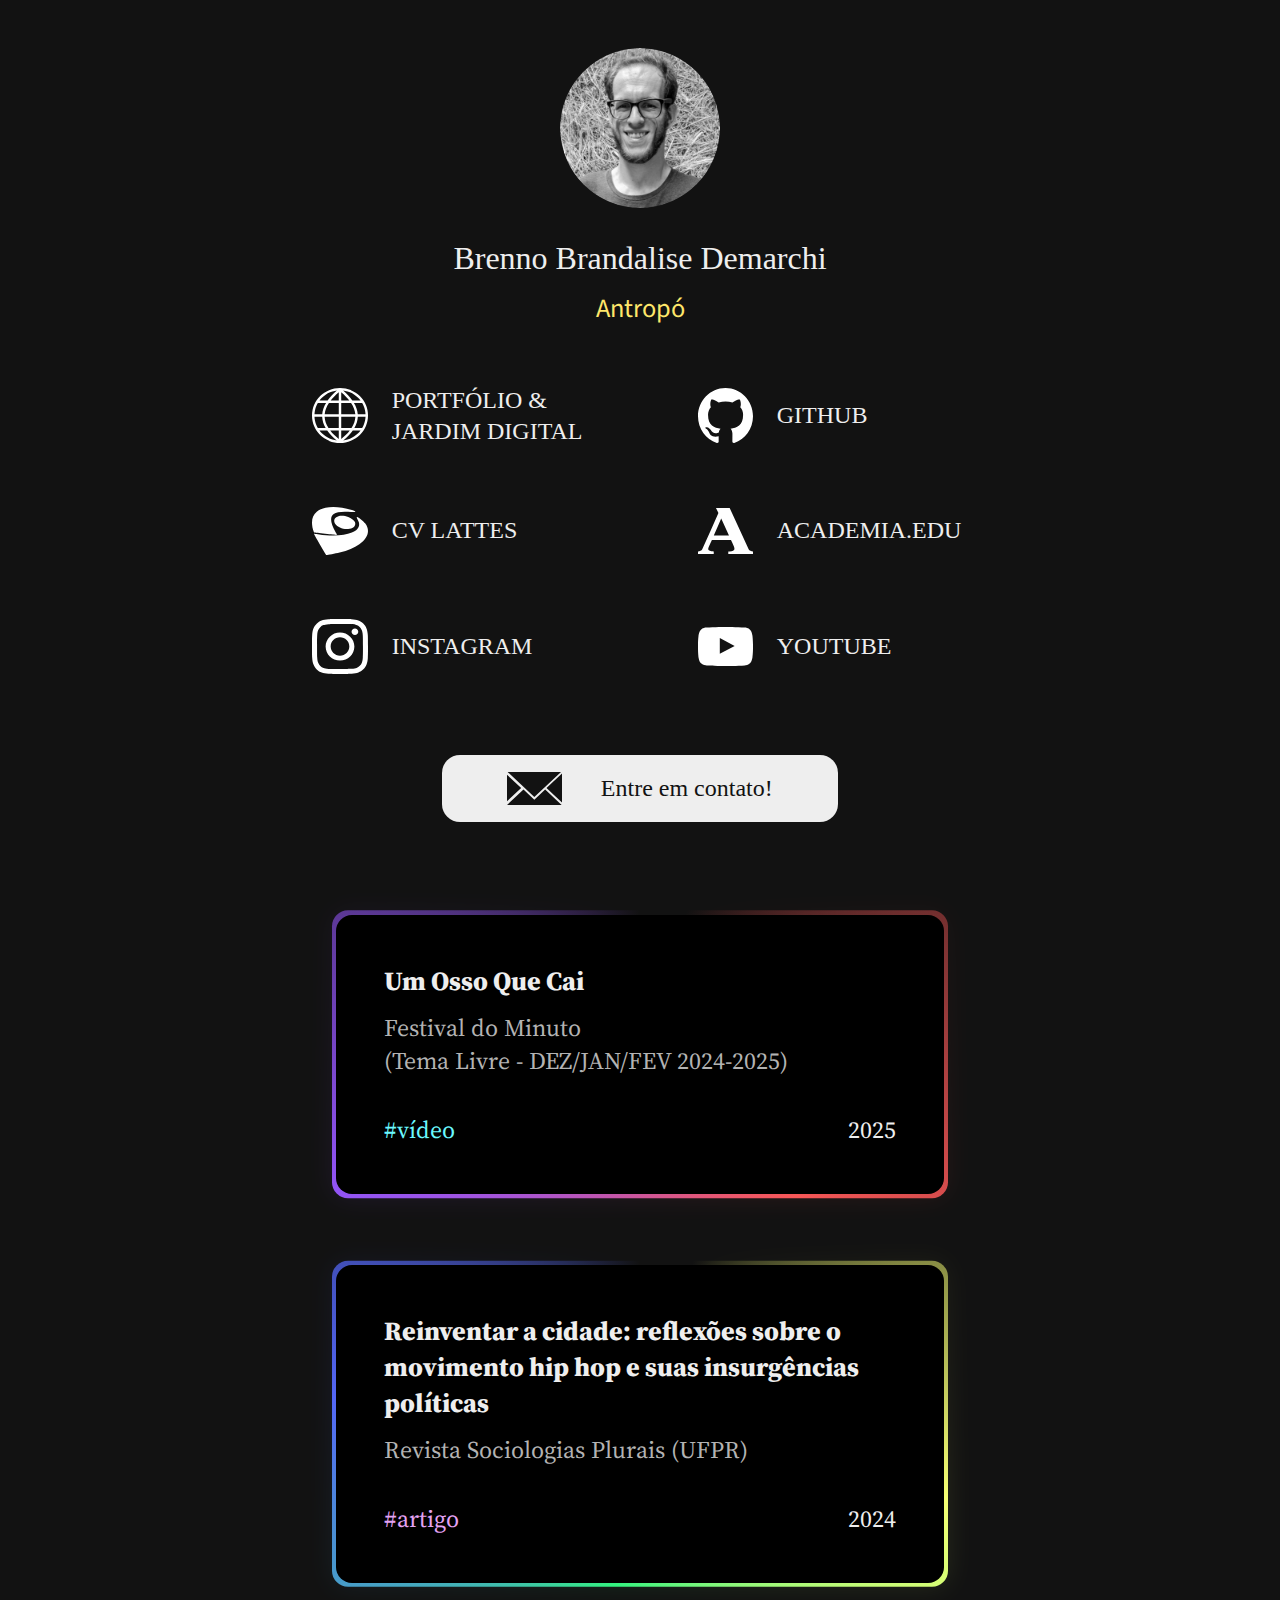
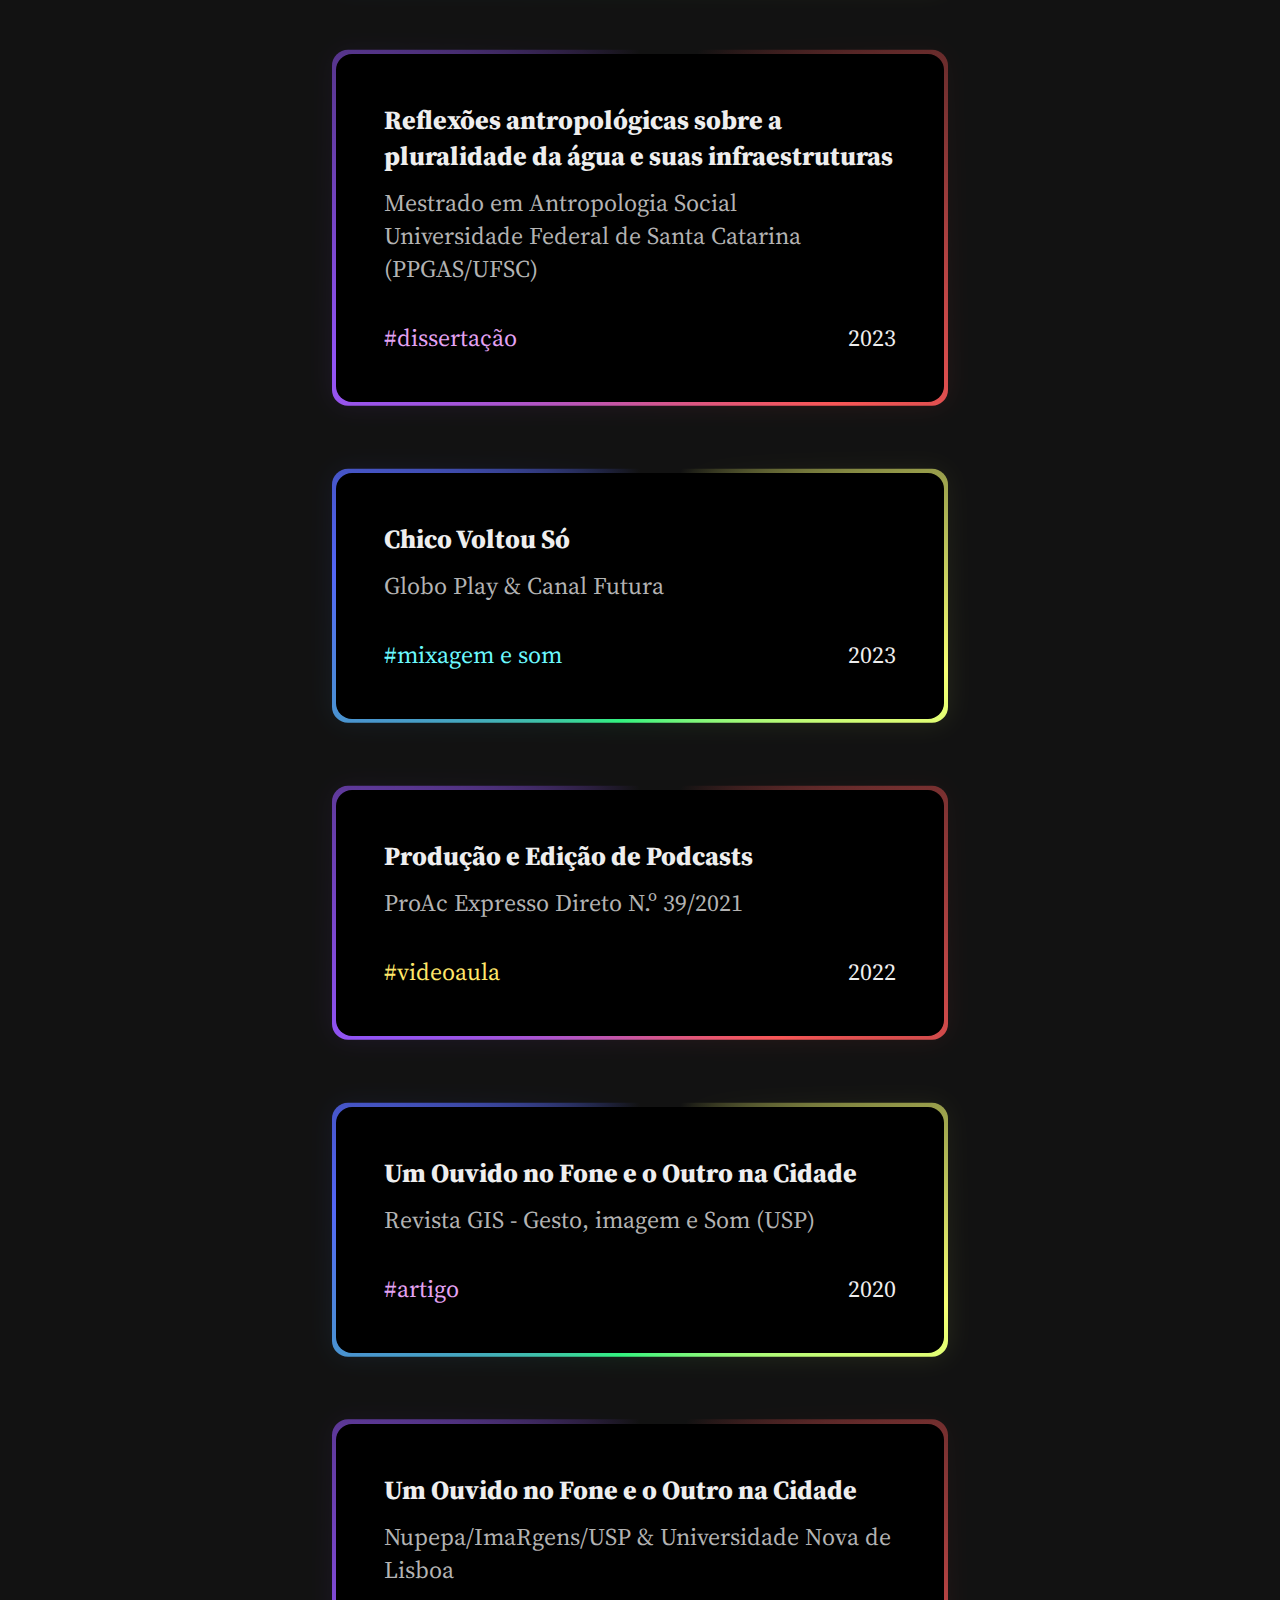
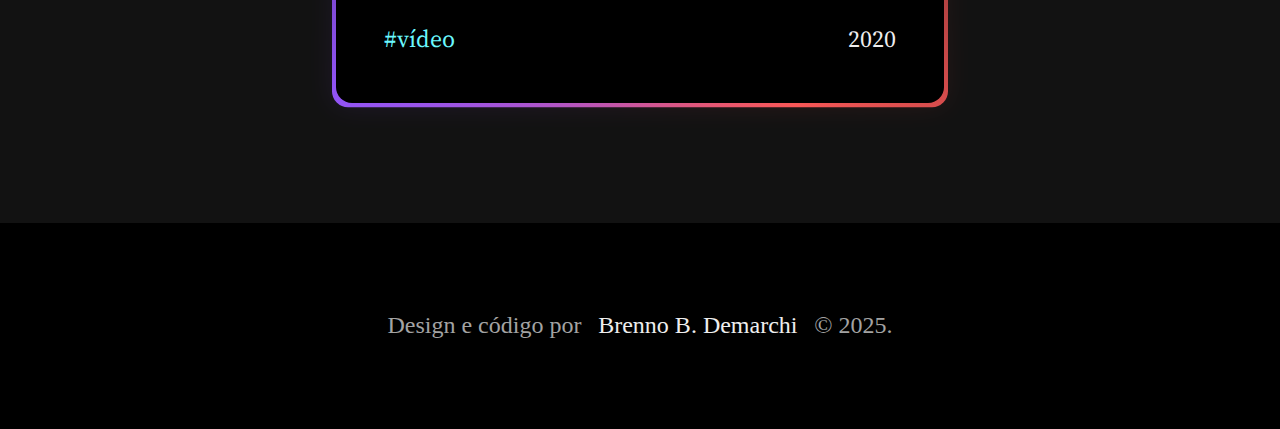
<file: index.html>
<!DOCTYPE html>
<html lang="en">
<head>
    <!-- General Meta Tags -->
    <meta charset="UTF-8">
    <meta name="viewport" content="width=device-width, initial-scale=1.0">
    <title>Brenno B. Demarchi - Links</title>
    <link rel="icon" type="image/x-icon" href="img/favicon.ico">
    <!-- CSS -->
    <link rel="stylesheet" href="css/style.css">
    <!-- OpenGraph Meta Tags -->
    <meta property="og:title" content="Brenno Brandalise Demarchi - Meus Links">
    <meta property="og:description" content="Acesse todos os meus links em um só lugar.">
    <meta property="og:image" content="https://links.brennodemarchi.art.br/img/profile-picture.png">
    <meta property="og:url" content="https://links.brennodemarchi.art.br">
    <meta property="og:type" content="website">
    <meta property="og:locale" content="pt_BR">
    <!-- Meta Tags SEO -->
    <meta name="author" content="Brenno Brandalise Demarchi">
    <meta name="description" content="Acesse todos os meus links em um só lugar.">
    <meta name="keywords" content="links, portfólio, redes sociais, contato, bio">
    <meta name='url' content='https://links.brennodemarchi.art.br'>
    <meta name='language' content='PT-BR'>
    <meta nem="geo.region" content="BR-SP">
    <meta name="apple-mobile-web-app-capable" content="yes">
    <meta name="revisit-after" content="7 days">
    <meta name="distribution" content="global">
    <meta name="robots" content="index, follow">
    <meta http-equiv="cache-control" content="no-cache, must-revalidate, post-check=0, pre-check=0"> 
</head>
<body> <header> <div class="wrapper"> <div class="profile-card"> <!-- Profile Image --> <div class="profile-card_image"> <a href="#"> <img class="cover" src="img/profile-picture.png" alt="Foto de Brenno Brandalise Demarchi"> </a> </div> <!-- Full Name Title --> <h1 class="profile-card_text">Brenno Brandalise Demarchi</h1> <div class='console-container'><span id='text'></span></div> <script src="js/terminal-text-effect.js"></script> </div> <nav class="header-nav"> <ul> <div class="header-nav-grid"> <!-- Website --> <a class="social-btn" href="https://brennodemarchi.art.br" target="_blank"><li><img src="img/icons/portfolio-icon.svg" alt="Portfolio Logo">Portfólio & <br> Jardim Digital</li></a> <!-- Github --> <a class="social-btn" href="https://github.com/brennodemarchi" target="_blank"><li><img src="img/icons/github-white-icon.svg" alt="GitHub Logo">Github</li></a> <!-- CV Lattes --> <a class="social-btn" href="http://lattes.cnpq.br/5599778124078031" target="_blank"><li><img src="img/icons/cv-lattes-icon.svg" alt="CVLattes Logo">CV Lattes</li></a> <!-- AcademiaEdu --> <a class="social-btn" href="https://ufsc.academia.edu/BrennoDemarchi" target="_blank"><li><img src="img/icons/academiaedu-icon.svg" alt="AcademiaEdu Logo">Academia.Edu</li></a> <!-- Instagram --> <a class="social-btn" href="https://www.instagram.com/brennodemarchi" target="_blank"><li><img src="img/icons/instagram-icon.svg" alt="Instagram Logo">Instagram</li></a> <!-- YouTube--> <a class="social-btn" href="https://www.youtube.com/@brennodemarchi" target="_blank"><li><img src="img/icons/youtube-icon.svg" alt="Youtube Logo">Youtube</li></a> </div> </ul> </nav> <div class="cta-wrapper"> <a class="cta_button" href="mailto:brennodemarchi@gmail.com" target="_blank"> <img src="img/icons/email-icon.svg" alt="Email Icon">Entre em contato! </a> </div> </div> </header> <main> <div class="wrapper"> <section class="links-wrapper"> <article class="links-item"> <a href="https://festivaldominuto.com.br/pt-BR/contents/56005"> <h2 class="link-title">Um Osso Que Cai</h2> <h3 class="link-publisher">Festival do Minuto <br>(Tema Livre - DEZ/JAN/FEV 2024-2025)</h3> <div class="link-divider"> <span class="tag video">#vídeo</span> <span class="tag">2025</span> </div> </a> </article> <article class="links-item"> <a href="https://revistas.ufpr.br/sclplr/article/view/94244"> <h2 class="link-title">Reinventar a cidade: reflexões sobre o movimento hip hop e suas insurgências políticas</h2> <h3 class="link-publisher">Revista Sociologias Plurais (UFPR)</h3> <div class="link-divider"> <span class="tag article">#artigo</span> <span class="tag">2024</span> </div> </a> </article> <article class="links-item"> <a href="https://repositorio.ufsc.br/handle/123456789/247633"> <h2 class="link-title">Reflexões antropológicas sobre a pluralidade da água e suas infraestruturas</h2> <h3 class="link-publisher">Mestrado em Antropologia Social <br> Universidade Federal de Santa Catarina (PPGAS/UFSC)</h3> <div class="link-divider"> <span class="tag article">#dissertação</span> <span class="tag">2023</span> </div> </a> </article> <article class="links-item"> <a href="https://www.youtube.com/watch?v=eyckuFLYndw"> <h2 class="link-title">Chico Voltou Só</h2> <h3 class="link-publisher">Globo Play & Canal Futura</h3> <div class="link-divider"> <span class="tag video">#mixagem e som</span> <span class="tag">2023</span> </div> </a> </article> <article class="links-item"> <a href="https://www.youtube.com/watch?v=Q2QZ2OZ20qo"> <h2 class="link-title">Produção e Edição de Podcasts</h2> <h3 class="link-publisher">ProAc Expresso Direto N.º 39/2021</h3> <div class="link-divider"> <span class="tag class">#videoaula</span> <span class="tag">2022</span> </div> </a> </article> <article class="links-item"> <a href="https://www.revistas.usp.br/gis/article/view/176158"> <h2 class="link-title">Um Ouvido no Fone e o Outro na Cidade</h2> <h3 class="link-publisher">Revista GIS - Gesto, imagem e Som (USP)</h3> <div class="link-divider"> <span class="tag article">#artigo</span> <span class="tag">2020</span> </div> </a> </article> <article class="links-item"> <a href="https://www.youtube.com/watch?v=u8w5tb4R1hc"> <h2 class="link-title">Um Ouvido no Fone e o Outro na Cidade</h2> <h3 class="link-publisher">Nupepa/ImaRgens/USP & Universidade Nova de Lisboa</h3> <div class="link-divider"> <span class="tag video">#vídeo</span> <span class="tag">2020</span> </div> </a> </article> </section> </div> </main> <footer class="footer"> <div class="wrapper"> <p class="copyright">Design e código por<a href="https://www.brennodemarchi.art.br">Brenno B. Demarchi</a><span class="copyright-symbol">&copy; 2025.</span></p> </div> </footer></body></html>
</file>
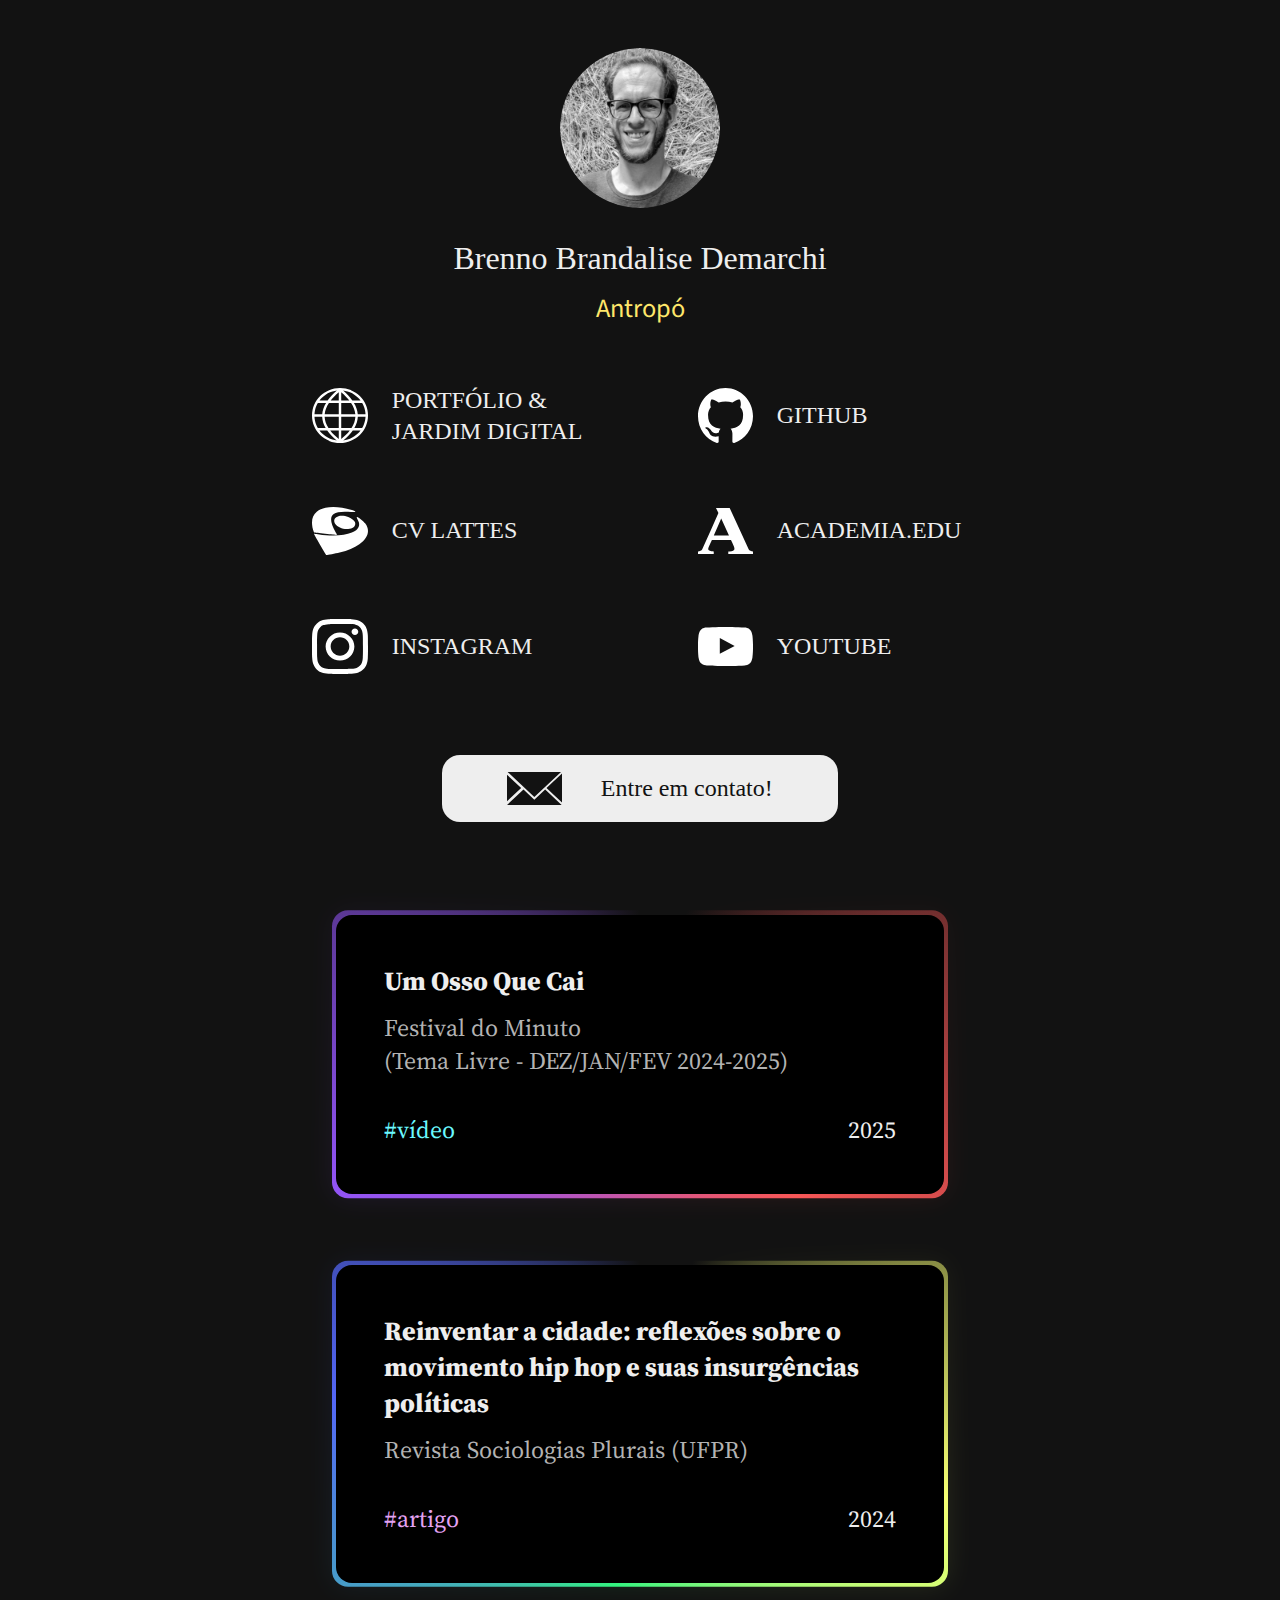
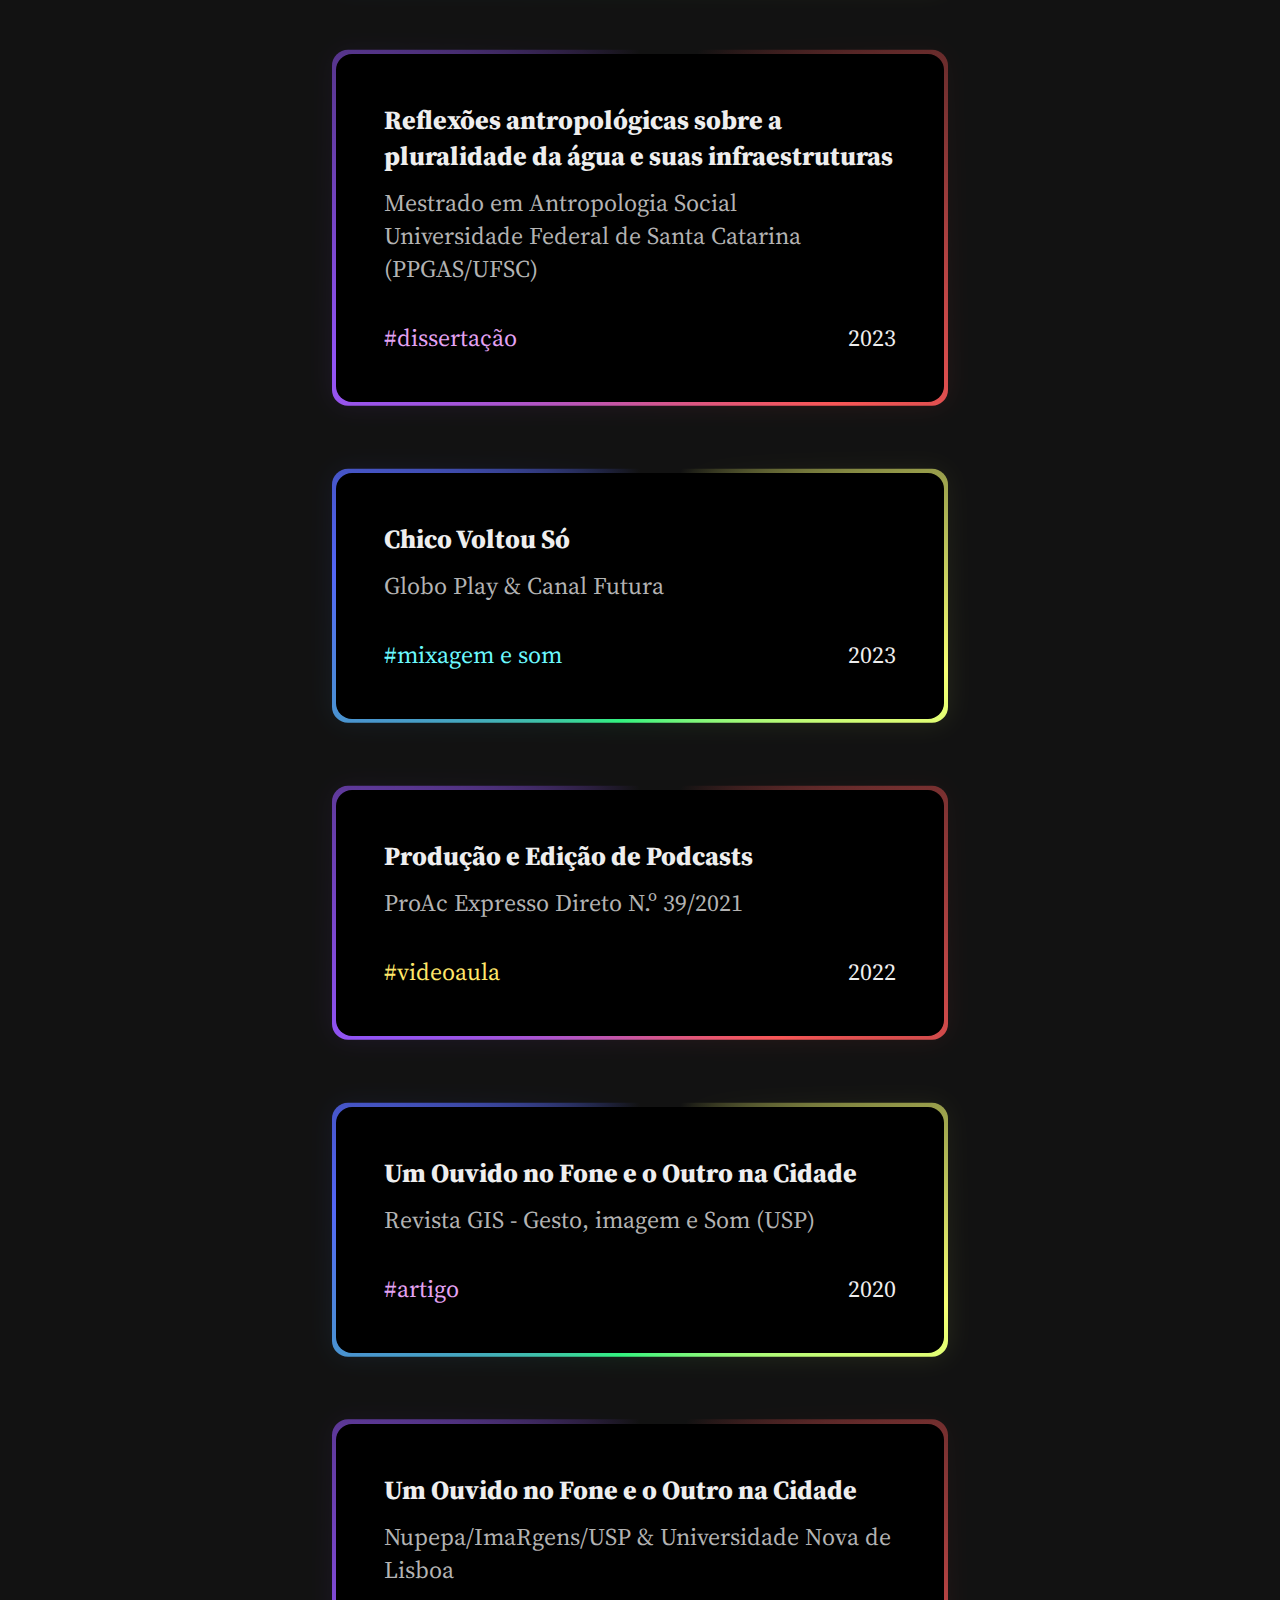
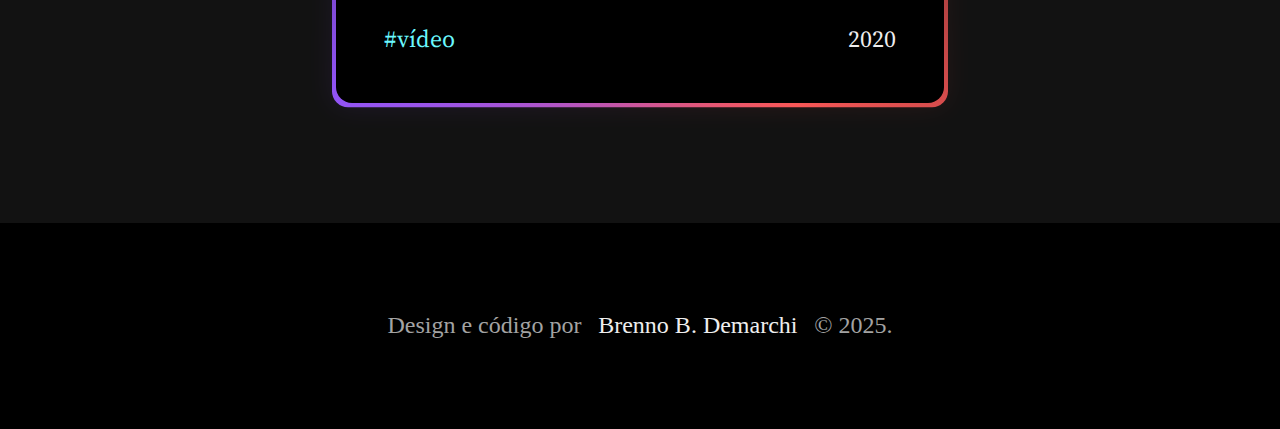
<file: index-readable.html>
<!DOCTYPE html>
<html lang="en">
<head>
    <!-- General Meta Tags -->
    <meta charset="UTF-8">
    <meta name="viewport" content="width=device-width, initial-scale=1.0">
    <title>Brenno B. Demarchi - Links</title>
    <link rel="icon" type="image/x-icon" href="img/favicon.ico">
    <!-- CSS -->
    <link rel="stylesheet" href="css/style.css">
    <!-- OpenGraph Meta Tags -->
    <meta property="og:title" content="Brenno Brandalise Demarchi - Meus Links">
    <meta property="og:description" content="Acesse todos os meus links em um só lugar.">
    <meta property="og:image" content="https://links.brennodemarchi.art.br/img/profile-picture.png">
    <meta property="og:url" content="https://links.brennodemarchi.art.br">
    <meta property="og:type" content="website">
    <meta property="og:locale" content="pt_BR">
    <!-- Meta Tags SEO -->
    <meta name="author" content="Brenno Brandalise Demarchi">
    <meta name="description" content="Acesse todos os meus links em um só lugar.">
    <meta name="keywords" content="links, portfólio, redes sociais, contato, bio">
    <meta name='url' content='https://links.brennodemarchi.art.br'>
    <meta name='language' content='PT-BR'>
    <meta nem="geo.region" content="BR-SP">
    <meta name="apple-mobile-web-app-capable" content="yes">
    <meta name="revisit-after" content="7 days">
    <meta name="distribution" content="global">
    <meta name="robots" content="index, follow">
    <meta http-equiv="cache-control" content="no-cache, must-revalidate, post-check=0, pre-check=0"> 
</head>
<body>
    <header>
        <div class="wrapper">
            <div class="profile-card">     
                <!-- Profile Image -->
                <div class="profile-card_image">
                    <a href="#">
                        <img class="cover" src="img/profile-picture.png" alt="Foto de Brenno Brandalise Demarchi">
                    </a>
                </div>
                <!-- Full Name Title -->
                <h1 class="profile-card_text">Brenno Brandalise Demarchi</h1>
                <div class='console-container'><span id='text'></span></div>
                <script src="js/terminal-text-effect.js"></script>
            </div>
            <nav class="header-nav">
                <ul>
                    <div class="header-nav-grid">
                         <!-- Website -->
                         <a class="social-btn" href="https://brennodemarchi.art.br" target="_blank"><li><img src="img/icons/portfolio-icon.svg" alt="Portfolio Logo">Portfólio & <br> Jardim Digital</li></a>
                         <!-- Github -->
                         <a class="social-btn" href="https://github.com/brennodemarchi" target="_blank"><li><img src="img/icons/github-white-icon.svg" alt="GitHub Logo">Github</li></a>
                         <!-- CV Lattes -->
                         <a class="social-btn" href="http://lattes.cnpq.br/5599778124078031" target="_blank"><li><img src="img/icons/cv-lattes-icon.svg" alt="CVLattes Logo">CV Lattes</li></a>  
                         <!-- AcademiaEdu -->
                         <a class="social-btn" href="https://ufsc.academia.edu/BrennoDemarchi" target="_blank"><li><img src="img/icons/academiaedu-icon.svg" alt="AcademiaEdu Logo">Academia.Edu</li></a>                          
                        <!-- Instagram -->               
                        <a class="social-btn" href="https://www.instagram.com/brennodemarchi" target="_blank"><li><img src="img/icons/instagram-icon.svg" alt="Instagram Logo">Instagram</li></a>
                        <!-- YouTube-->
                        <a class="social-btn" href="https://www.youtube.com/@brennodemarchi" target="_blank"><li><img src="img/icons/youtube-icon.svg" alt="Youtube Logo">Youtube</li></a>
                    </div>
                </ul>
            </nav>
            <div class="cta-wrapper">
                <a class="cta_button" href="mailto:brennodemarchi@gmail.com" target="_blank">
                    <img src="img/icons/email-icon.svg" alt="Email Icon">Entre em contato!
                </a>  
            </div> 
        </div>
    </header>
    <main>
        <div class="wrapper">
            <section class="links-wrapper">
                <article class="links-item">
                    <a href="https://festivaldominuto.com.br/pt-BR/contents/56005">
                        <h2 class="link-title">Um Osso Que Cai</h2>
                        <h3 class="link-publisher">Festival do Minuto <br>(Tema Livre - DEZ/JAN/FEV 2024-2025)</h3>
                        <div class="link-divider">
                            <span class="tag video">#vídeo</span>
                            <span class="tag">2025</span>
                        </div>
                    </a>
                </article>
                <article class="links-item">
                    <a href="https://revistas.ufpr.br/sclplr/article/view/94244">
                        <h2 class="link-title">Reinventar a cidade: reflexões sobre o movimento hip hop e suas insurgências políticas</h2>
                        <h3 class="link-publisher">Revista Sociologias Plurais (UFPR)</h3>
                        <div class="link-divider">
                            <span class="tag article">#artigo</span>
                            <span class="tag">2024</span>
                        </div>
                    </a>
                </article>
                <article class="links-item">
                    <a href="https://repositorio.ufsc.br/handle/123456789/247633">
                        <h2 class="link-title">Reflexões antropológicas sobre a pluralidade da água e suas infraestruturas</h2>
                        <h3 class="link-publisher">Mestrado em Antropologia Social <br> Universidade Federal de Santa Catarina (PPGAS/UFSC)</h3>
                        <div class="link-divider">
                            <span class="tag article">#dissertação</span>
                            <span class="tag">2023</span>
                        </div>
                    </a>
                </article>
                <article class="links-item">
                    <a href="https://www.youtube.com/watch?v=eyckuFLYndw">
                        <h2 class="link-title">Chico Voltou Só</h2>
                        <h3 class="link-publisher">Globo Play & Canal Futura</h3>
                        <div class="link-divider">
                            <span class="tag video">#mixagem e som</span>
                            <span class="tag">2023</span>
                        </div>
                    </a>
                </article>
                <article class="links-item">
                    <a href="https://www.youtube.com/watch?v=Q2QZ2OZ20qo">
                        <h2 class="link-title">Produção e Edição de Podcasts</h2>
                        <h3 class="link-publisher">ProAc Expresso Direto N.º 39/2021</h3>
                        <div class="link-divider">
                            <span class="tag class">#videoaula</span>
                            <span class="tag">2022</span>
                        </div>
                    </a>
                </article>
                <article class="links-item">
                    <a href="https://www.revistas.usp.br/gis/article/view/176158">
                        <h2 class="link-title">Um Ouvido no Fone e o Outro na Cidade</h2>
                        <h3 class="link-publisher">Revista GIS - Gesto, imagem e Som (USP)</h3>
                        <div class="link-divider">
                            <span class="tag article">#artigo</span>
                            <span class="tag">2020</span>
                        </div>
                    </a>
                </article>
                <article class="links-item">
                    <a href="https://www.youtube.com/watch?v=u8w5tb4R1hc">
                        <h2 class="link-title">Um Ouvido no Fone e o Outro na Cidade</h2>
                        <h3 class="link-publisher">Nupepa/ImaRgens/USP & Universidade Nova de Lisboa</h3>
                        <div class="link-divider">
                            <span class="tag video">#vídeo</span>
                            <span class="tag">2020</span>
                        </div>
                    </a>
                </article>
            </section>
        </div>
    </main>
    <footer class="footer">
        <div class="wrapper">
            <p class="copyright">Design e código por<a href="https://www.brennodemarchi.art.br">Brenno B. Demarchi</a><span class="copyright-symbol">&copy; 2025.</span></p>
        </div>
    </footer>
</body>
</html>
</file>
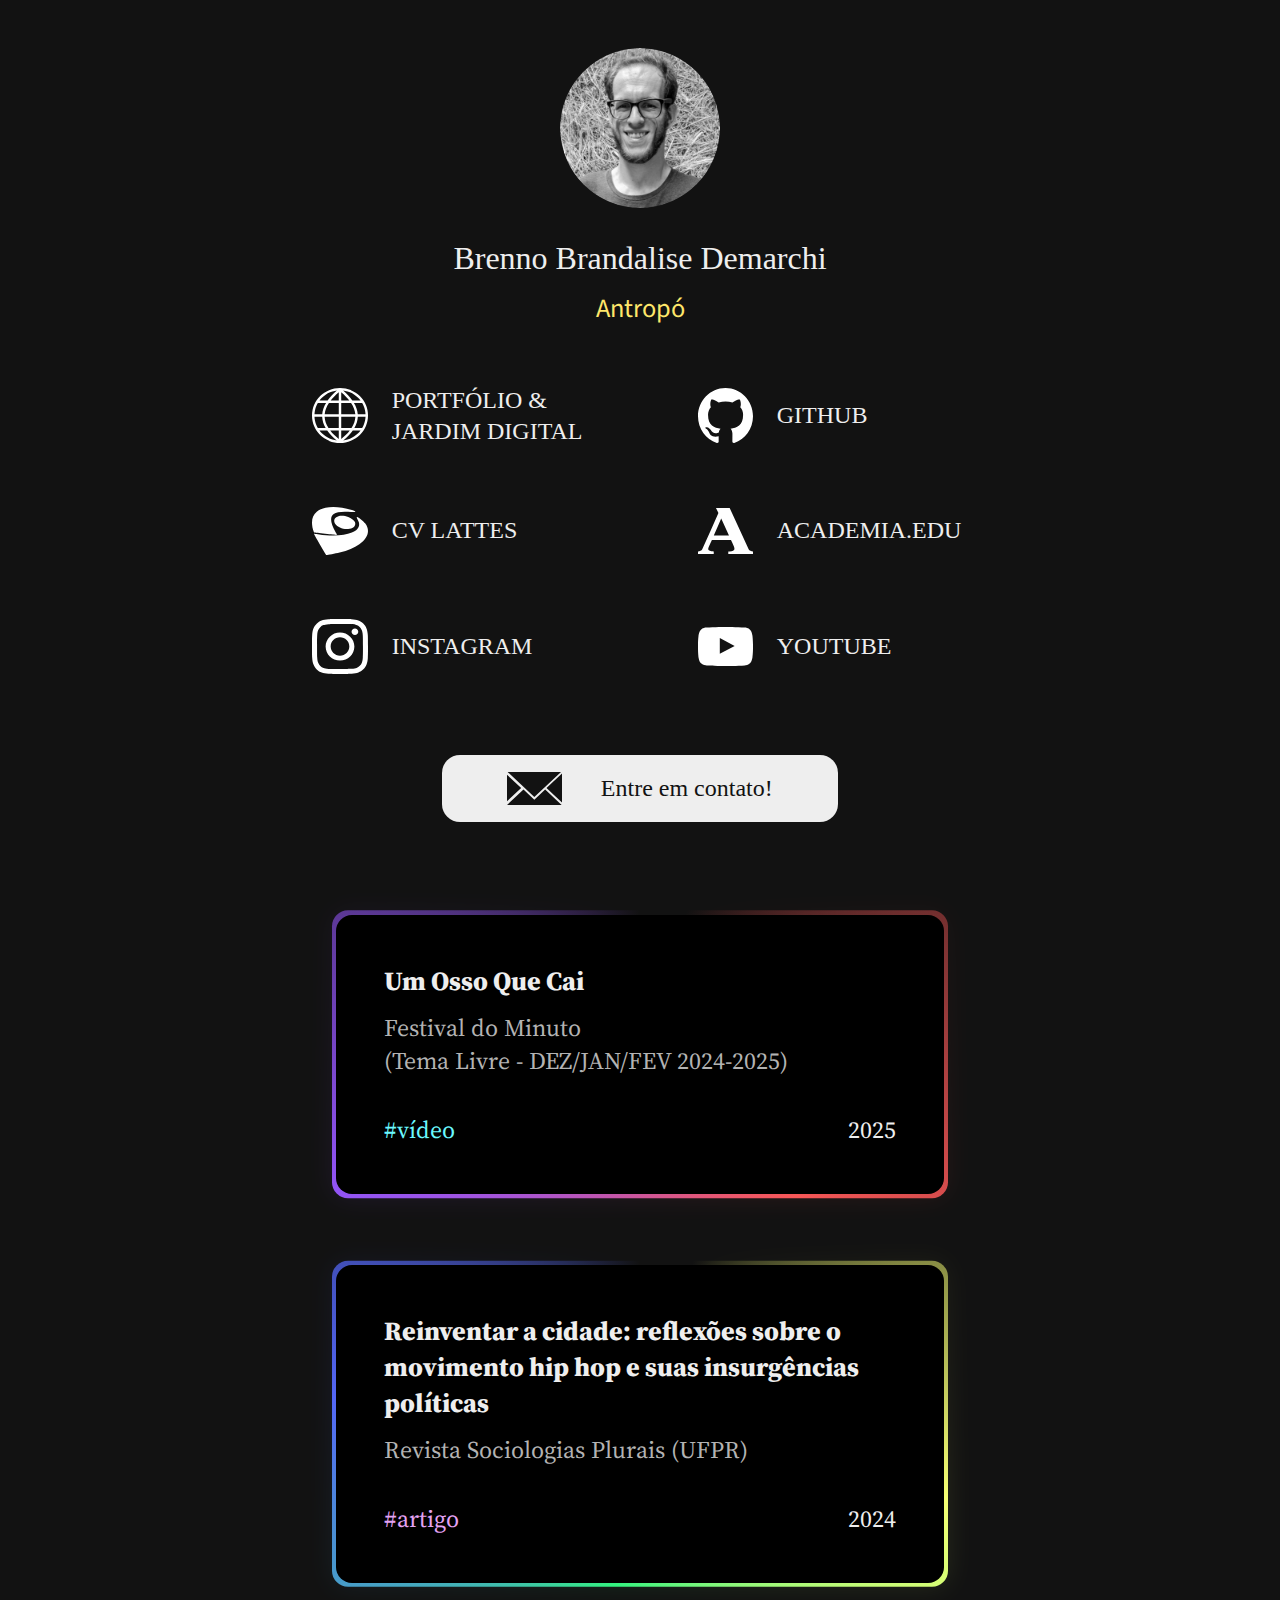
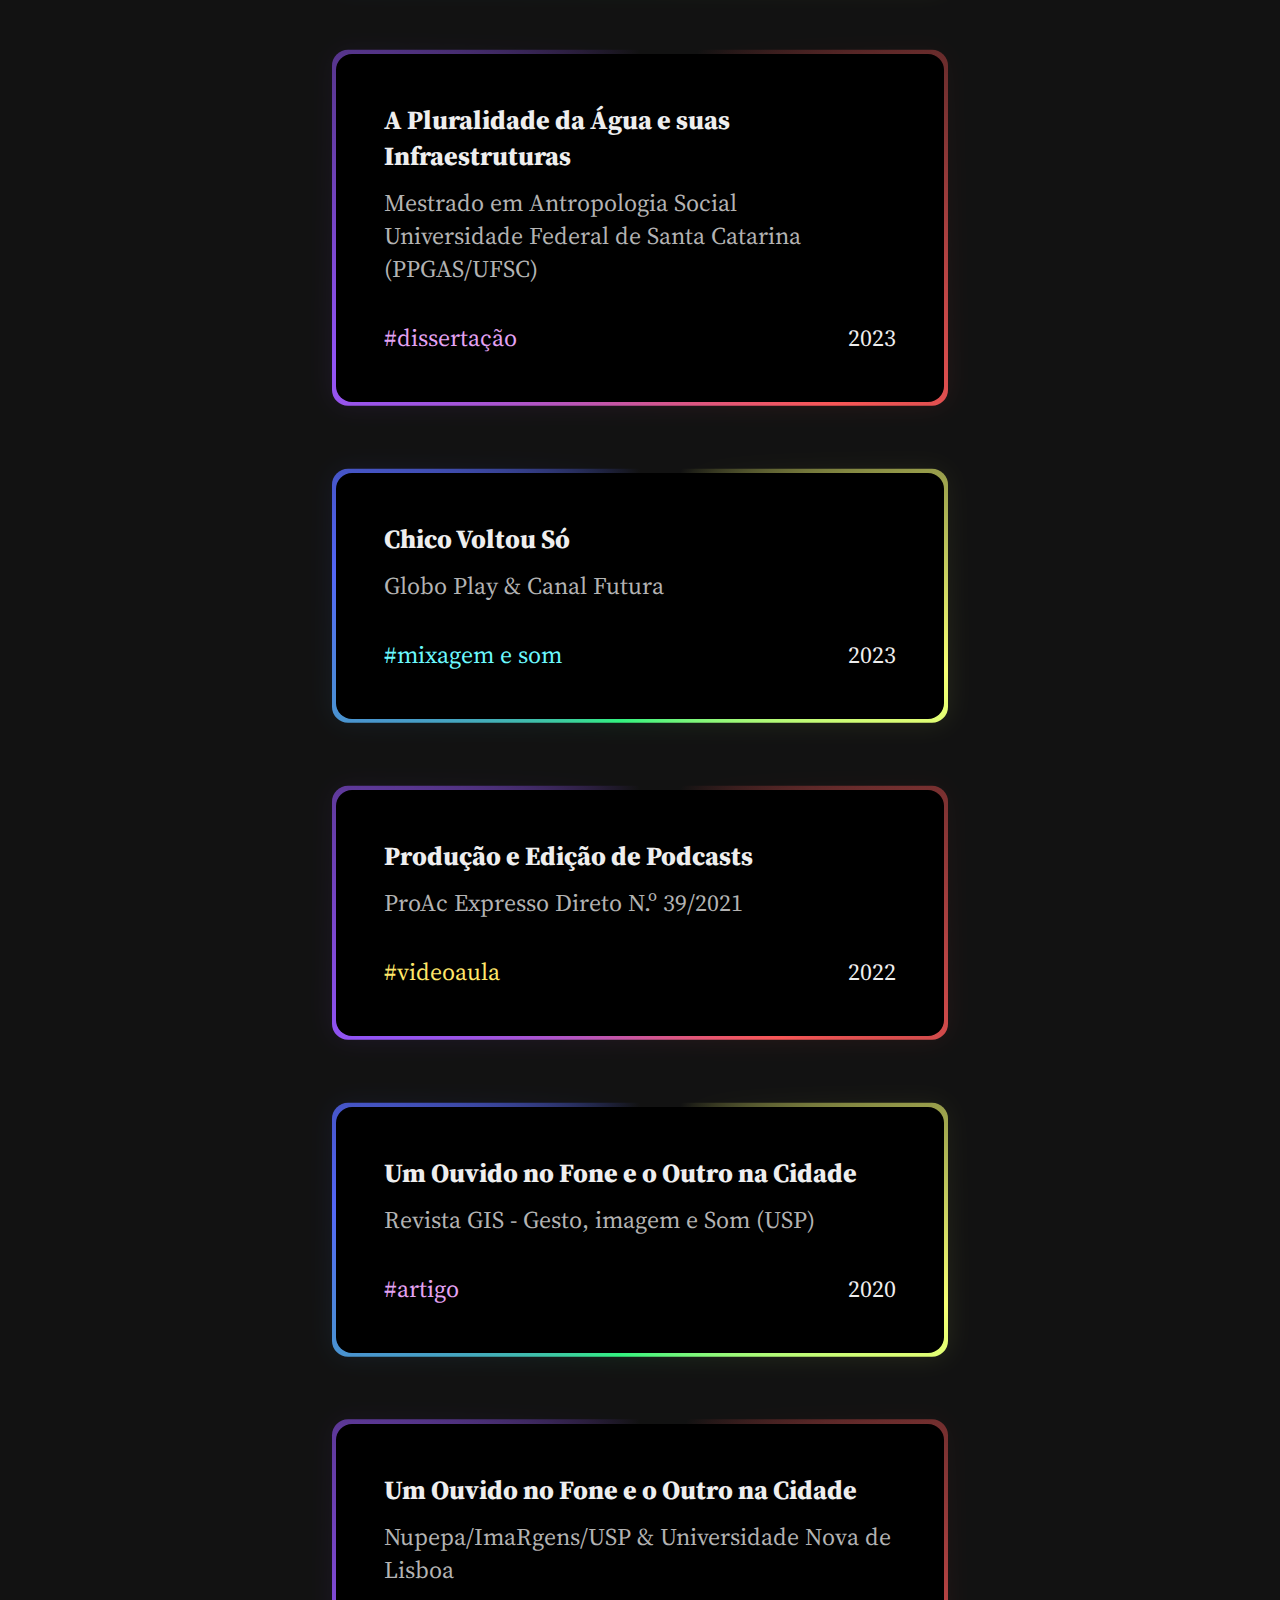
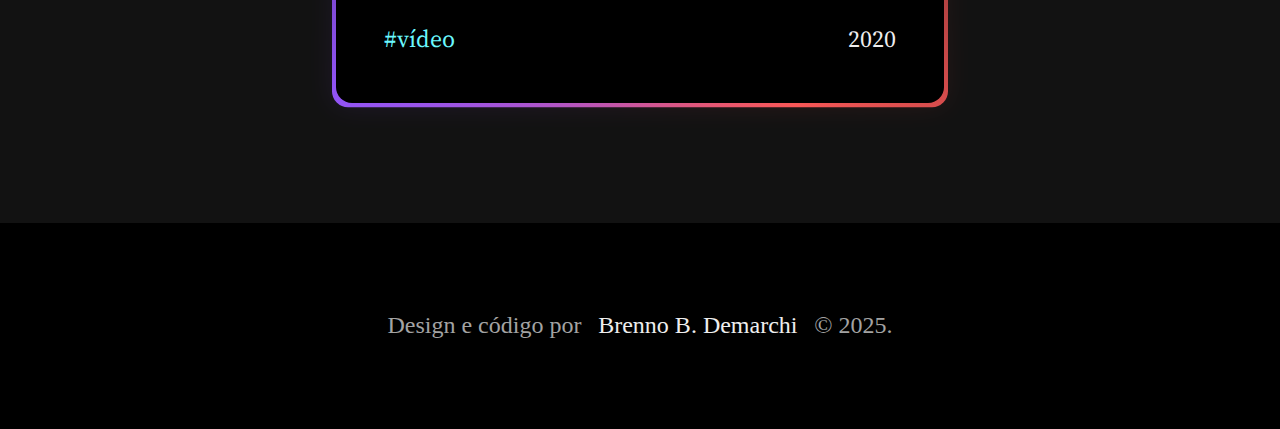
<file: links.html>
<!DOCTYPE html>
<html lang="en">
<head>
    <meta charset="UTF-8">
    <meta name="viewport" content="width=device-width, initial-scale=1.0">
    <link rel="stylesheet" href="css/style.css">
    <title>Brenno B. Demarchi - Links</title>
</head>
<body>
    <header>
        <div class="wrapper">
            <div class="profile-card">     
                <!-- Profile Image -->
                <div class="profile-card_image">
                    <a href="#">
                        <img class="cover" src="img/profile-picture.png" alt="Foto de Brenno Brandalise Demarchi">
                    </a>
                </div>
                <!-- Full Name Title -->
                <h1 class="profile-card_text">Brenno Brandalise Demarchi</h1>
                <div class='console-container'><span id='text'></span></div>
                <script src="js/terminal-text-effect.js"></script>
            </div>
            <nav class="header-nav">
                <ul>
                    <div class="header-nav-grid">
                         <!-- Website -->
                         <a class="social-btn" href="https://brennodemarchi.art.br" target="_blank"><li><img src="img/icons/portfolio-icon.svg" alt="Portfolio Logo">Portfólio & <br> Jardim Digital</li></a>
                         <!-- Github -->
                         <a class="social-btn" href="https://github.com/brennodemarchi" target="_blank"><li><img src="img/icons/github-white-icon.svg" alt="GitHub Logo">Github</li></a>
                         <!-- CV Lattes -->
                         <a class="social-btn" href="http://lattes.cnpq.br/5599778124078031" target="_blank"><li><img src="img/icons/cv-lattes-icon.svg" alt="CVLattes Logo">CV Lattes</li></a>  
                         <!-- AcademiaEdu -->
                         <a class="social-btn" href="https://ufsc.academia.edu/BrennoDemarchi" target="_blank"><li><img src="img/icons/academiaedu-icon.svg" alt="AcademiaEdu Logo">Academia.Edu</li></a>                          
                        <!-- Instagram -->               
                        <a class="social-btn" href="https://www.instagram.com/brennodemarchi" target="_blank"><li><img src="img/icons/instagram-icon.svg" alt="Instagram Logo">Instagram</li></a>
                        <!-- YouTube-->
                        <a class="social-btn" href="https://www.youtube.com/@brennodemarchi" target="_blank"><li><img src="img/icons/youtube-icon.svg" alt="Youtube Logo">Youtube</li></a>
                    </div>
                </ul>
            </nav>
            <div class="cta-wrapper">
                <a class="cta_button" href="mailto:brennodemarchi@gmail.com" target="_blank">
                    <img src="img/icons/email-icon.svg" alt="Email Icon">Entre em contato!
                </a>  
            </div> 
        </div>
    </header>
    <main>
        <div class="wrapper">
            <section class="links-wrapper">
                <article class="links-item">
                    <a href="https://festivaldominuto.com.br/pt-BR/contents/56005">
                        <h2 class="link-title">Um Osso Que Cai</h2>
                        <h3 class="link-publisher">Festival do Minuto <br>(Tema Livre - DEZ/JAN/FEV 2024-2025)</h3>
                        <div class="link-divider">
                            <span class="tag video">#vídeo</span>
                            <span class="tag">2025</span>
                        </div>
                    </a>
                </article>
                <article class="links-item">
                    <a href="https://revistas.ufpr.br/sclplr/article/view/94244">
                        <h2 class="link-title">Reinventar a cidade: reflexões sobre o movimento hip hop e suas insurgências políticas</h2>
                        <h3 class="link-publisher">Revista Sociologias Plurais (UFPR)</h3>
                        <div class="link-divider">
                            <span class="tag article">#artigo</span>
                            <span class="tag">2024</span>
                        </div>
                    </a>
                </article>
                <article class="links-item">
                    <a href="https://repositorio.ufsc.br/handle/123456789/247633">
                        <h2 class="link-title">A Pluralidade da Água e suas Infraestruturas</h2>
                        <h3 class="link-publisher">Mestrado em Antropologia Social <br> Universidade Federal de Santa Catarina (PPGAS/UFSC)</h3>
                        <div class="link-divider">
                            <span class="tag article">#dissertação</span>
                            <span class="tag">2023</span>
                        </div>
                    </a>
                </article>
                <article class="links-item">
                    <a href="https://www.youtube.com/watch?v=eyckuFLYndw">
                        <h2 class="link-title">Chico Voltou Só</h2>
                        <h3 class="link-publisher">Globo Play & Canal Futura</h3>
                        <div class="link-divider">
                            <span class="tag video">#mixagem e som</span>
                            <span class="tag">2023</span>
                        </div>
                    </a>
                </article>
                <article class="links-item">
                    <a href="https://www.youtube.com/watch?v=Q2QZ2OZ20qo">
                        <h2 class="link-title">Produção e Edição de Podcasts</h2>
                        <h3 class="link-publisher">ProAc Expresso Direto N.º 39/2021</h3>
                        <div class="link-divider">
                            <span class="tag class">#videoaula</span>
                            <span class="tag">2022</span>
                        </div>
                    </a>
                </article>
                <article class="links-item">
                    <a href="https://www.revistas.usp.br/gis/article/view/176158">
                        <h2 class="link-title">Um Ouvido no Fone e o Outro na Cidade</h2>
                        <h3 class="link-publisher">Revista GIS - Gesto, imagem e Som (USP)</h3>
                        <div class="link-divider">
                            <span class="tag article">#artigo</span>
                            <span class="tag">2020</span>
                        </div>
                    </a>
                </article>
                <article class="links-item">
                    <a href="https://www.youtube.com/watch?v=u8w5tb4R1hc">
                        <h2 class="link-title">Um Ouvido no Fone e o Outro na Cidade</h2>
                        <h3 class="link-publisher">Nupepa/ImaRgens/USP & Universidade Nova de Lisboa</h3>
                        <div class="link-divider">
                            <span class="tag video">#vídeo</span>
                            <span class="tag">2020</span>
                        </div>
                    </a>
                </article>
            </section>
        </div>
    </main>
    <footer class="footer">
        <div class="wrapper">
            <p class="copyright">Design e código por<a href="https://www.brennodemarchi.art.br">Brenno B. Demarchi</a><span class="copyright-symbol">&copy; 2025.</span></p>
        </div>
    </footer>
</body>
</html>
</file>
<file: css/style.css>
/*IMPORTS*/
/* font-family: "Source Sans 3", serif;*/
@import url('https://fonts.googleapis.com/css2?family=Source+Sans+3:ital,wght@0,200..900;1,200..900&display=swap');

/*font-family: "Source Serif 4", serif;*/
@import url('https://fonts.googleapis.com/css2?family=Source+Serif+4:ital,opsz,wght@0,8..60,200..900;1,8..60,200..900&display=swap');

/*font-family: "Open Sans", serif;*/
@import url('https://fonts.googleapis.com/css2?family=Open+Sans:ital,wdth,wght@0,75..100,300..800;1,75..100,300..800&display=swap');
/*RESET*/
*{margin: 0;padding: 0;box-sizing: border-box;border: 0;}

/*ROOT*/
:root{
    /*COLORS*/
    --black1: #121212;
    --black2: #000;
    --white: #eeeeee;
    --gray1: #b3b3b3;
    --gray2: #a3a3a3;
    /*BORDER COLORS*/
    --border-red: #f85757;    
    --border-yellow: #f6ff73;
    --border-green: #33f380;
    --border-blue: #5467f6;
    --border-purple: #9254f6;   
    /*TAG COLORS*/
    --tag-video-color: #6bf9ff;
    --tag-class-color: #ffe76a;
    --tag-article-color: #e3a3f4; 
    /*FONT-SIZES*/
    --font-size-4XL: 2.5em;
    --font-size-3XL: 2.25em;
    --font-size-XXL: 2em;
    --font-size-XL: 1.65em;
    --font-size-L: 1.5em;
    --font-size-ML: 1.33em;
    --font-size-M: 1.125em;
    --font-size-S: 1em;
    --font-size-2S:  0.875em;
    --font-size-3S:  0.625em;
    /*LINE HEIGHTS*/
    --line-height-L: 1.5;
    --line-height-M: 1.3;
    --line-height-S: 1;
    /*FONT-WEIGHTS*/
    --font-weight-600: 800;
    --font-weight-500: 500;
    --font-weight-400: 400;
    --fontweight-300: 300;
    --fontweight-300: 200;
}

/*GENERAL SETTINGS*/
.wrapper {
    max-width: 50em;
    margin: 2em auto;
}

/*BODY*/
body {
    background-color: var(--black1);
}

/*HEADER*/
.profile-card {
    margin-top: 4em;
    display: flex;
    flex-direction: column;
    align-items: center;
}

.profile-card_image {
    width: 12em;
}

.profile-card_image img {
    display: block;
    width: 100%;
    border-radius: 100%;
}

.profile-card_text {
    margin-top: 1.5em;
    text-align: center;
    font-size: var(--font-size-4XL);
    color: var(--white);
    font-weight: var(--fontweight-500);
}

.console-container {
    margin-top: .75em;
    height: 1em;
    font-size: var(--font-size-3XL);
    font-family: 'Source Sans 3', serif;
    font-weight: var(--fontweight-500);
}

/*SOCIAL LINKS*/
.header-nav {
    margin-top: 6em;
    display: flex;
    flex-direction: column;
    align-items: center;
}

.header-nav-grid {
    display: grid;
    grid-template-columns: repeat(2, 1fr);
    grid-auto-rows: auto;
    align-items: center;
    gap: 2em;
}

.header-nav-grid a{
    font-size: var(--font-size-L);
    text-decoration: none;
    text-transform: uppercase;
    color: var(--white);
    position: relative;
}

.header-nav a li{
    display: flex;
    align-items: center;
    height: 4em;
    gap: 1em;
    padding: 2em;
    line-height: var(--line-height-M);
}

.header-nav img{
    display: block;
    width: 2.6em;
}

/* CTA EMAIL BUTTON */
.cta-wrapper {
    margin-top: 4em;
    display: flex;
    justify-content: center;
}

.cta_button {
    background: var(--white);
    border-radius: 0.75em;
    padding: .75em 4em;
    display: flex;
    align-items: center;
    gap: 1em;
    text-decoration: none;
    color: var(--black1);
    font-size: var(--font-size-L);

}

.cta_button img{
    display: block;
    width: 2.6em;
}

/*LINKS*/
.links-wrapper {
    margin-top: 5em;
    display: flex;
    flex-direction: column;
    align-items: center;
    gap: 2.75em;
}

.links-item {
    width: 38em;
    margin-top: 2.5em;
    border-radius: 1em;
    background: var(--black2);
    position: relative;
}

@property --angle {
    syntax: "<angle>";
    initial-value: 0deg;
    inherits: false;
}

.links-item::after, .links-item::before {
    --angle: 0deg;
    content:'';
    position: absolute;
    width: 100%;
    height: 100%;
    top: 50%;
    left: 50%;
    translate: -50% -50%;
    z-index: -1;
    padding: .25em;
    border-radius: 1em;
    background-image: 
    conic-gradient(from 0deg, var(--border-red), var(--border-purple), var(--border-red));
    animation: 4s spin linear infinite;
}

.links-item:hover::after, .links-item:hover::before {
    background-image: 
    conic-gradient(from var(--angle), transparent 5%, var(--border-red), var(--border-purple), transparent);
}

.links-item:nth-child(even)::after, .links-item:nth-child(even)::before {
    background-image: 
    conic-gradient(from 0deg, var(--border-yellow), var(--border-green), var(--border-blue), var(--border-yellow));
}

.links-item:nth-child(even):hover::after, .links-item:nth-child(even):hover::before {
    background-image: 
    conic-gradient(from var(--angle), transparent 5%, var(--border-yellow), var(--border-green), var(--border-blue), transparent);
}

.links-item::after {
    filter: blur(.8em);
    opacity: .1;
}

.links-item:hover::after {
    filter: blur(2em);
    opacity: .2;
}

@keyframes spin {
    from{
        --angle: 0deg;
    }
    to{
        --angle: 360deg;
    }
}

.links-item a {
    text-decoration: none;
    font-family: 'Source Serif 4', serif;
    display: flex;
    flex-direction: column;
    padding: 3em;
}

.link-title {
    font-size: var(--font-size-XL);
    font-weight: var(--font-weight-600);
    line-height: var(--line-height-item-desktop);
    color: var(--white);    
}

.link-publisher{
    margin-top: .525em;
    font-size: var(--font-size-L);
    font-weight: var(--font-weight-400);
    color: var(--gray1);
}

.link-divider {
    margin-top: 2.5em;
    display: flex;
    justify-content: space-between;
}

.tag {
    font-size: var(--font-size-L);
    font-weight: var(--font-weight-300);
    color: var(--white);
}

.video {
    color: var(--tag-video-color);
}

.article {
    color: var(--tag-article-color);
}

.class {
    color: var(--tag-class-color);
}

/*FOOTER*/
.footer {
    margin-top: 5em;
    display: flex;
    background: var(--black2);
    font-size: var(--font-size-L);
}

.copyright{
    display: flex;
    flex-direction: row;
    align-items: center;
    padding: 2em;
}

.copyright, .copyright-symbol {
    color: var(--gray2);
}

.copyright a{
    color: var(--white);
    text-decoration: none;
    border-bottom: 1px solid transparent;
    padding: .8em;
}

.copyright a:hover{
    color: var(--border-yellow);
    transition: color 450ms ease-in-out;
}

/* RESPONSIVE SETTINGS */
/*TABLET*/
@media screen and (max-width:1370px){
    /*HEADER*/
    .profile-card_image {
        margin-top: -1em;
        width: 10em;
    }

    .profile-card_text {
        margin-top: 1em;
        font-size: var(--font-size-XXL);
    }

    .console-container {
        margin-top: .5em;
        font-size: var(--font-size-XL);
    }
    
    /*SOCIAL LINKS*/
    .header-nav {
        margin-top: 3.2em;
    }

    .header-nav-grid {
        gap: 1.2em;
    }

    .header-nav-grid a{
        font-size: var(--font-size-L);
    }

    .header-nav img{
        width: 2.3em;
    }

    /* CTA EMAIL BUTTON */
    .cta-wrapper {
        margin-top: 3.8em;
    }

    .cta_button {
        border-radius: 0.75em;
        padding: .7em 2.7em;
        gap: 1.6em;
        font-size: var(--font-size-L);
    }

    .cta_button img{
        width: 2.3em;
    }

    /*LINKS*/
    .links-wrapper {
        margin-top: 3.8em;
        gap: 2.4em;
    }

    .links-item {
        margin-top: 2em;
    }

    .links-item::after, .links-item::before {
        --angle: 0deg;
        content:'';
        position: absolute;
        width: 100%;
        height: 100%;
        top: 50%;
        left: 50%;
        translate: -50% -50%;
        z-index: -1;
        padding: .25em;
        border-radius: 1em;
        background-image: 
        conic-gradient(from var(--angle), transparent 5%, var(--border-red), var(--border-purple), transparent);
        animation: 4s spin linear infinite;
    }
    
    .links-item:nth-child(even)::after, .links-item:nth-child(even)::before {
        background-image: 
        conic-gradient(from var(--angle), transparent 5%, var(--border-yellow), var(--border-green), var(--border-blue), transparent);
    }

    .link-divider {
        margin-top: 2.25em;
    }

    /*FOOTER*/
    .footer {
        margin-top: 5em;
        font-size: var(--font-size-L);
    }

    .copyright{
        padding: 1em;
    }

    .copyright a{
        padding: .7em;
    }
}

/*IPAD*/
@media screen and (max-width:1025px){
    /*HEADER*/
    .profile-card_image {
        margin-top: -2em;
        width: 9em;
    }

    .header-nav-grid {
        gap: 1.2em;
    }

    .header-nav-grid a{
        font-size: var(--font-size-L);
    }

    .header-nav img{
        width: 2.2em;
    }

    /* CTA EMAIL BUTTON */
    .cta-wrapper {
        margin-top: 3.2em;
    }

    .cta_button {
        padding: .75em 2.5em;
        gap: 1.4em;
        font-size: var(--font-size-L);
    }

    .cta_button img{
        width: 2.2em;
    }

    /*LINKS*/
    .links-wrapper {
        margin-top: 4em;
        gap: 2.4em;
    }

    .links-item {
        margin-top: 2em;
    }
    
    .link-divider {
        margin-top: 2.25em;
    }

    /*FOOTER*/
    .footer {
        margin-top: 4em;
        font-size: var(--font-size-L);
    }

    .copyright{
        padding: .75em;
    }

    .copyright a{
        padding: .6em;
    }
}

/*MOBILE 800PX*/
@media screen and (max-width:800px){
    /*HEADER*/
    .header-nav-grid {
        display: grid;
        grid-template-columns: 1fr;
    }

    .profile-card_image {
        margin-top: -2em;
        width: 8em;
    }

    .header-nav-grid {
        gap: .3em;
    }

    .header-nav-grid a{
        font-size: var(--font-size-L);
    }

    .header-nav img{
        width: 1.85em;
    }

    /* CTA EMAIL BUTTON */
    .cta-wrapper {
        margin-top: 3em;
    }

    .cta_button {
        padding: .75em 2.2em;
        gap: 1.2em;
        font-size: var(--font-size-L);
    }

    .cta_button img{
        width: 2.2em;
    }

    /*LINKS*/
    .links-wrapper {
        margin-top: 3em;
        gap: 1.6em;
    }

    .links-item {
        width: 32em;
        margin-top: 2em;
    }

    .links-item::after, .links-item::before {
        animation: 8s spin linear infinite;
    }

    .link-title {
        font-size: var(--font-size-L);
        font-weight: var(--font-weight-600);
        line-height: var(--line-height-M);
        color: var(--white);    
    }

    .link-publisher{
        margin-top: .75em;
        font-size: var(--font-size-M);
        line-height: var(--line-height-L);
        color: var(--gray1);
    }

    .tag {
        font-size: var(--font-size-M);
    }
    
    .link-divider {
        margin-top: 2.5em;
    }

    /*FOOTER*/
    .footer {
        margin-top: 3em;
        font-size: var(--font-size-M);
    }

    .copyright{
        padding: .75em;
    }

    .copyright a{
        padding: .6em;
    }
}

/*MOBILE 625px*/
@media screen and (max-width:625px){
    /*HEADER*/
    .profile-card_image {
        margin-top: -2.2em;
        width: 7.6em;
    }

    .header-nav-grid {
        gap: .1em;
    }

    .header-nav-grid a{
        font-size: var(--font-size-ML);
    }

    .header-nav img{
        width: 1.85em;
    }

    /* CTA EMAIL BUTTON */
    .cta-wrapper {
        margin-top: 3em;
    }

    .cta_button {
        padding: .95em 2em;
        gap: 1em;
        font-size: var(--font-size-ML);
    }

    .cta_button img{
        width: 1.85em;
    }

    /*LINKS*/
    .links-wrapper {
        margin-top: 2.6em;
    }

    .links-item {
        width: 26em;
        margin-top: 2em;
    }

    .link-title {
        font-size: var(--font-size-ML);
        line-height: var(--line-height-M);  
    }

    .link-publisher{
        margin-top: .6em;
        font-size: var(--font-size-S);
        line-height: var(--line-height-M);
    }

    .tag {
        font-size: var(--font-size-M);
    }
    
    .link-divider {
        margin-top: 1.8em;
    }

    /*FOOTER*/
    .footer {
        margin-top: 2.6em;
        font-size: var(--font-size-M);
    }

    .copyright{
        padding: .4em;
    }

    .copyright a{
        padding: .8em;
    }
}

/*MOBILE 495PX*/
@media screen and (max-width:495px){
    /*HEADER*/
    .profile-card_image {
        margin-top: -2.4em;
        width: 7.4em;
    }

    .header-nav img{
        width: 1.6em;
    }

    /* CTA EMAIL BUTTON */
    .cta_button img{
        width: 1.6em;
    }

    /*LINKS*/
    .links-wrapper {
        margin-top: 2em;
    }

    .links-item {
        width: 22em;
        margin-top: 1.4em;
    }

    .link-title {
        margin-top: -0.8em;
        font-size: var(--font-size-M);
    }

    .link-publisher{
        margin-top: .6em;
        font-size: var(--font-size-2S);
    }

    .tag {
        font-size: var(--font-size-S);
    }
    
    .link-divider {
        margin-top: 1.2em;
    }

    /*FOOTER*/
    .footer {
        margin-top: 2em;
        font-size: var(--font-size-S);
    }

    .copyright{
        padding: .2em;
    }

    .copyright a{
        padding: .7em;
    }
}

/*MOBILE 396PX*/
@media screen and (max-width:396px){    
    /*HEADER*/
    .profile-card_text {
        margin-top: 1em;
        font-size: var(--font-size-M);
    }
    
    .console-container {
        margin-top: .45em;
        font-size: var(--font-size-M);
    }

    .profile-card_image {
        margin-top: -2.2em;
        width: 6.5em;
    }

    .header-nav-grid a{
        font-size: var(--font-size-M);
    }

    .header-nav img{
        width: 1.4em;
    }

    /* CTA EMAIL BUTTON */
    .cta_button{
        margin-top: -1.5em;
        padding: 0.9em .85em;
    }

    .cta_button img{
        width: 1.4em;
    }

    /*LINKS*/
    .links-wrapper {
        margin-top: 2em;
    }

    .links-item {
        width: 16em;
        margin-top: 1.4em;
    }

    .link-title {
        margin-top: -1em;
        font-size: var(--font-size-S);
        text-align: center;
    }

    .link-publisher{
        margin-top: .45em;
        font-size: var(--font-size-S);
        text-align: center;
        padding: 0em;
    }

    .tag {
        font-size: var(--font-size-2S);
    }
    
    .link-divider {
        flex-direction: column;
        align-items: center;
        margin-top: 1.2em;
        gap: .15em;
    }

    /*FOOTER*/
    .footer {
        margin-top: 4em;
        font-size: var(--font-size-S);
    }

    .copyright{
        flex-direction: column;
        padding: 2em;
    }

    .copyright a{
        padding: .8em;
    }
}
</file>
